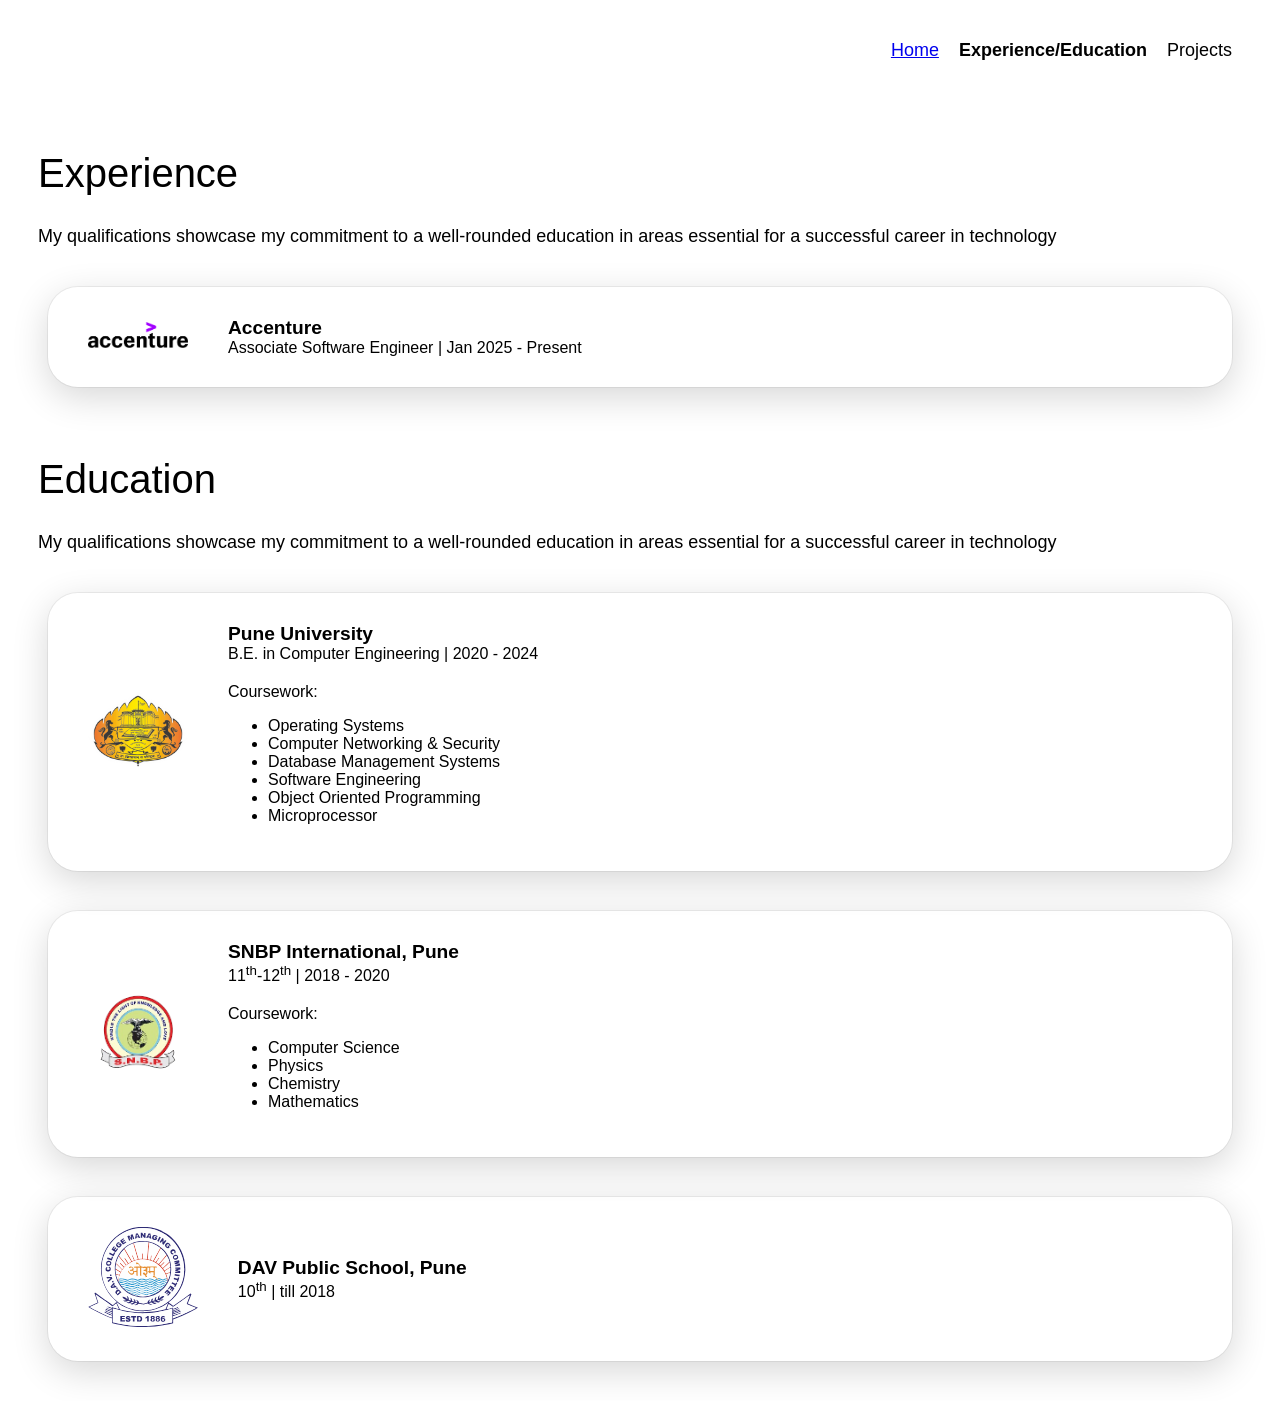
<file: edu.html>
<!DOCTYPE html>
<html lang="en">

<head>
    <meta charset="UTF-8">
    <meta name="viewport" content="width=device-width, initial-scale=1.0">
    <title>Document</title>
    <link href="styles/edu-style.css" rel="stylesheet">
</head>

<body>
    <div id="index-topBar">
        <div><a href="index.html">Home</a></div>
        <div><b>Experience/Education</b></div>
        <div>Projects</div>
    </div>
<div id="desc-img-container">
        <div id="desc-container">
            <div id="name">Experience</div>
            <div id="desc">My qualifications showcase my commitment to a well-rounded education in areas essential for a
                successful career in technology</div>
        </div>

    </div>

    <div class="insts-container">
        <div id="inst-logo"><img src="assets/acn.png" width="100"></div>
        <div class="inst-header">

            <div id="inst-metadata">
                <p style="font-size: larger; font-weight: bold;">Accenture</p>
                <p>Associate Software Engineer | Jan 2025 - Present</p>
            </div>
        </div>
        <div class="inst-body"></div>
    </div>
    

    <div id="desc-img-container">
        <div id="desc-container">
            <div id="name">Education</div>
            <div id="desc">My qualifications showcase my commitment to a well-rounded education in areas essential for a
                successful career in technology</div>
        </div>

    </div>

    <div class="insts-container">
        <div id="inst-logo"><img src="assets/unipune.png" height="100"></div>
        <div class="inst-header">

            <div id="inst-metadata">
                <p style="font-size: larger; font-weight: bold;">Pune University</p>
                <p>B.E. in Computer Engineering | 2020 - 2024</p>
                <p style="margin-top: 20px;">Coursework:
                <ul>
                    <li>Operating Systems</li>
                    <li>Computer Networking & Security</li>
                    <li>Database Management
                        Systems</li>
                    <li>Software Engineering</li>
                    <li>Object Oriented Programming</li>
                    <li>Microprocessor</li>
                </ul>
                </p>
            </div>
        </div>
        <div class="inst-body"></div>
    </div>

    <div class="insts-container">
        <div id="inst-logo"><img src="assets/snbp_logo.png" height="100px"></div>
        <div class="inst-header">

            <div id="inst-metadata">
                <p style="font-size: larger; font-weight: bold;">SNBP International, Pune</p>
                <p>11<sup>th</sup>-12<sup>th</sup> | 2018 - 2020</p>
                <p style="margin-top: 20px;">Coursework:
                <ul>
                    <li>Computer Science</li>
                    <li>Physics</li>
                    <li>Chemistry</li>
                    <li>Mathematics</li>
                </ul>
                </p>
            </div>
        </div>
        <div class="inst-body"></div>
    </div>

    <div class="insts-container">
        <div id="inst-logo"><img src="assets/DAV.svg" height="100px"></div>
        <div class="inst-header">

            <div id="inst-metadata">
                <p style="font-size: larger; font-weight: bold;">DAV Public School, Pune</p>
                <p>10<sup>th</sup> | till 2018</p>
            </div>
        </div>
        <div class="inst-body"></div>
    </div>
</body>

</html>
</file>
<file: styles/edu-style.css>
body {
    font-family: Verdana, Geneva, Tahoma, sans-serif;
}

#index-topBar {
    margin-top: 40px;
    margin-bottom: 60px;
    display: flex;
    justify-content: flex-end;
    font-size: large;

    gap: 20px;
    padding-right: 40px;
}

#desc-img-container {
    display: flex;
    height: 450px;
    align-items: center;
    height: auto;
}

#desc-container {
    padding: 30px;
    flex: 1;
    display: flex;
    flex-direction: column;
    align-items:start;
}

#img-container {
    flex: 1;
    display: flex;
    justify-content: center;

}

#name {
    font-size: 40px;
    font-weight: 500;
    margin-bottom: 30px;
    text-align: center;
}

#desc {
    text-align: center;
    font-size: 18px;
    margin-bottom: 10px;
}



.inst-attnd {
    position: relative;
    max-width: 500px;
    margin: 60px auto;
    text-align: center;
}

.insts-container{
    padding-top: 30px;
    padding-bottom: 30px;
    padding-right: 30px;
    margin: 0px 40px 40px 40px;
    border-radius: 30px;
    display: flex;
    box-shadow: rgba(0, 0, 0, 0.16) 0px 10px 36px 0px, rgba(0, 0, 0, 0.06) 0px 0px 0px 1px;
    align-items: center;
}


.inst-header{
    display: flex;
}

#inst-logo{
    margin-right: 40px;
    margin-left: 40px;
}

.inst-header p{
    margin: 0;
}
</file>
